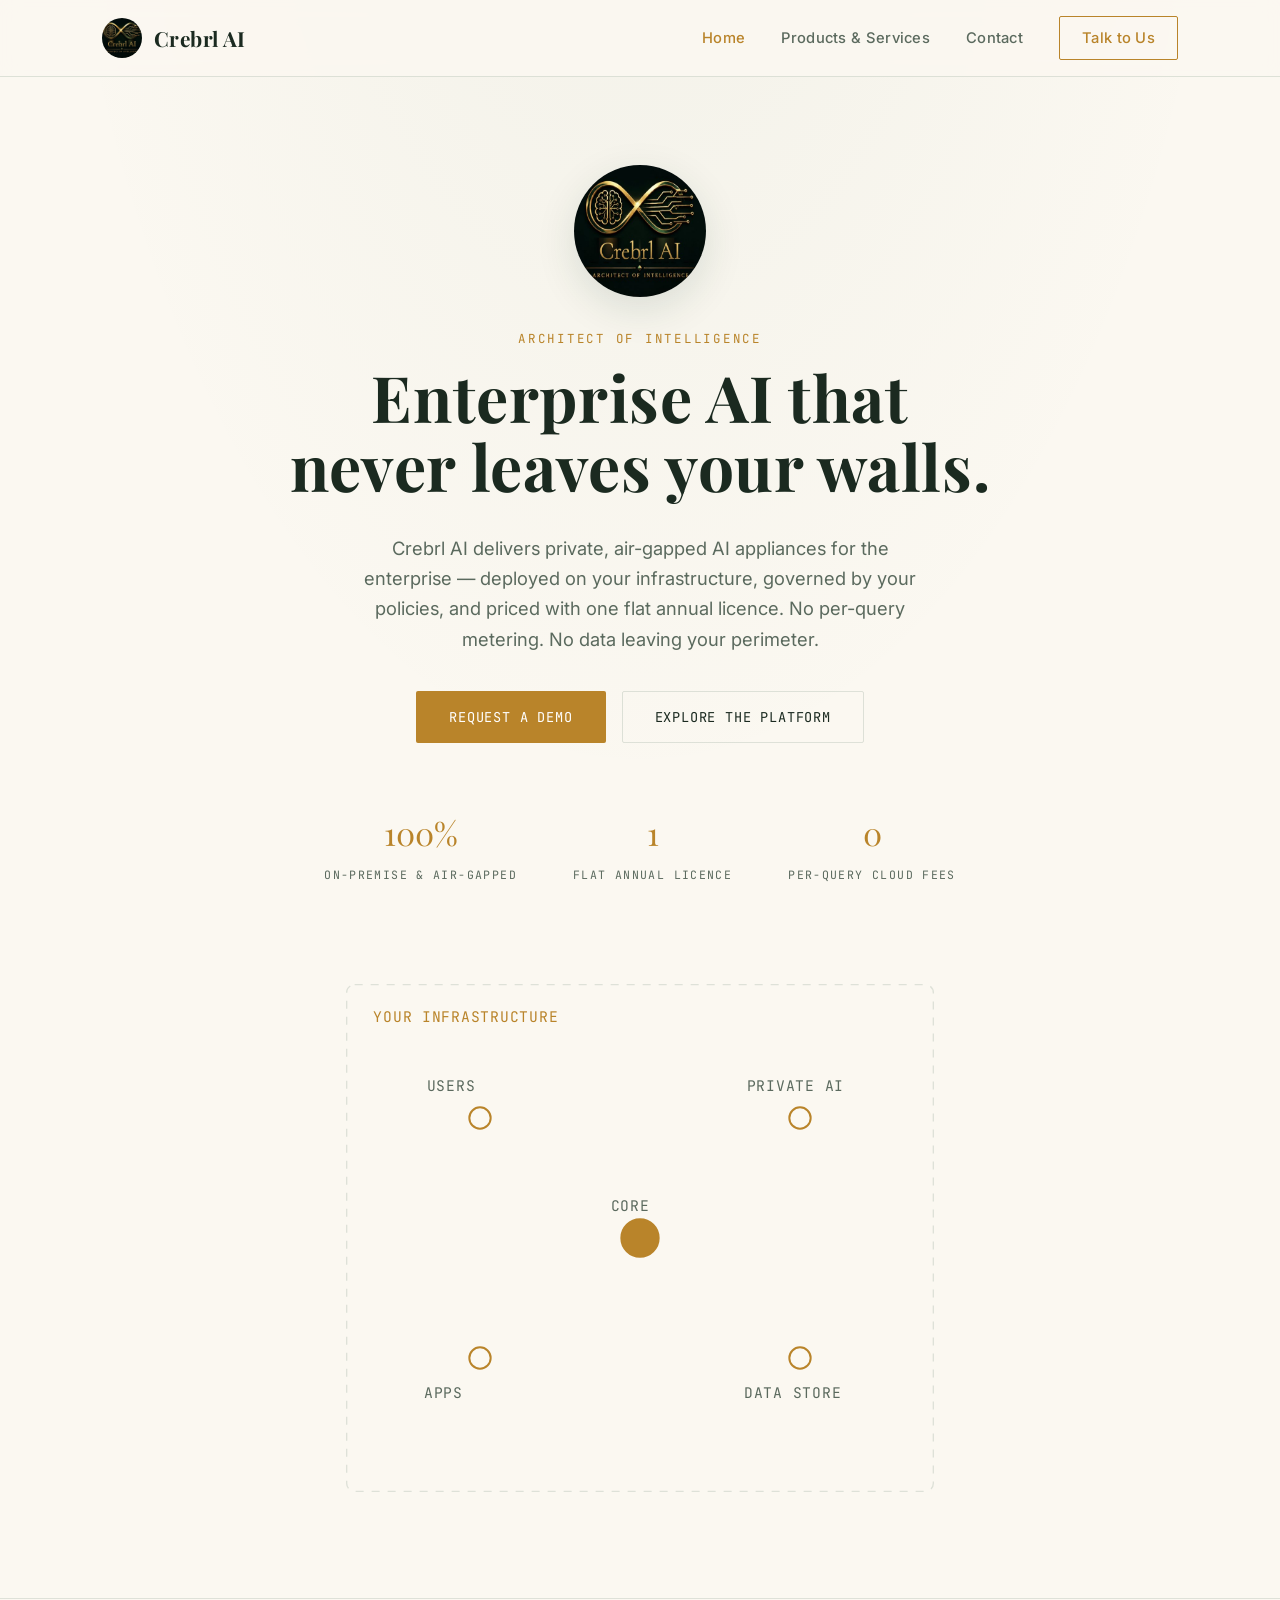
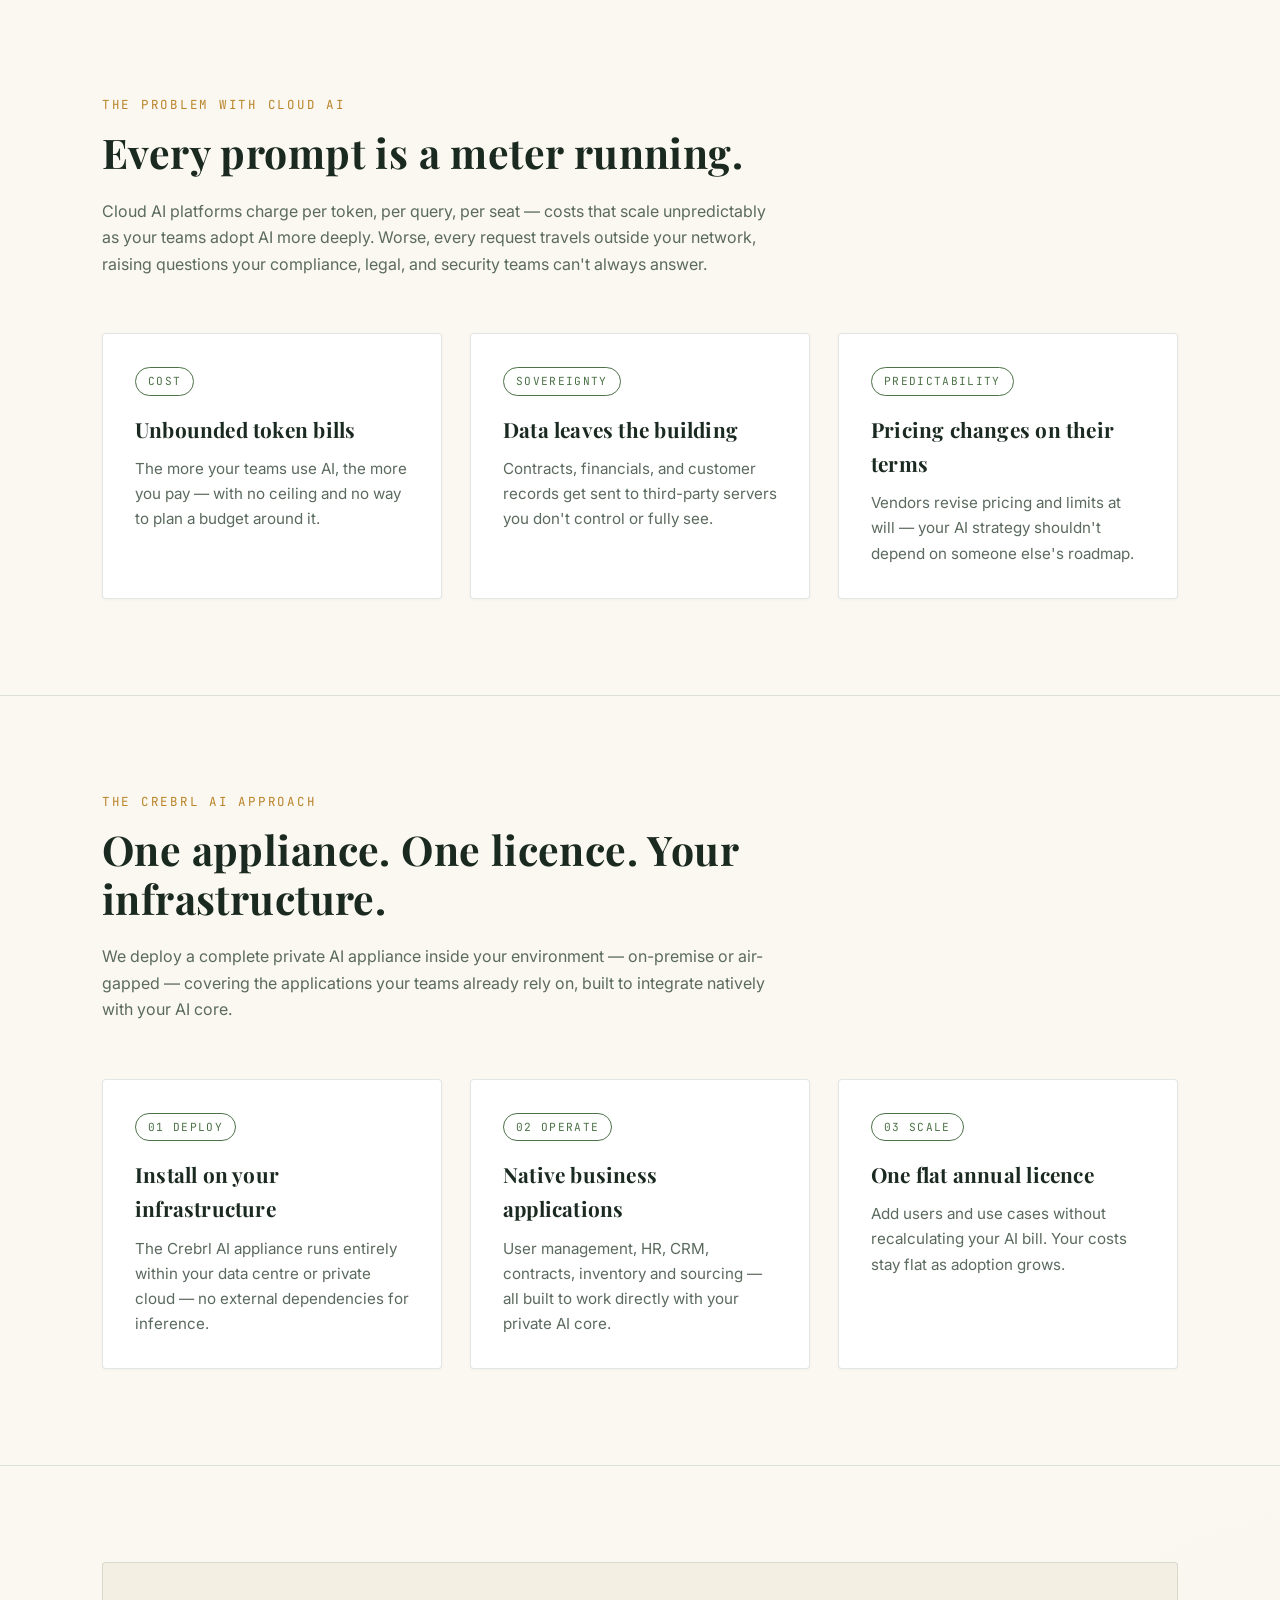
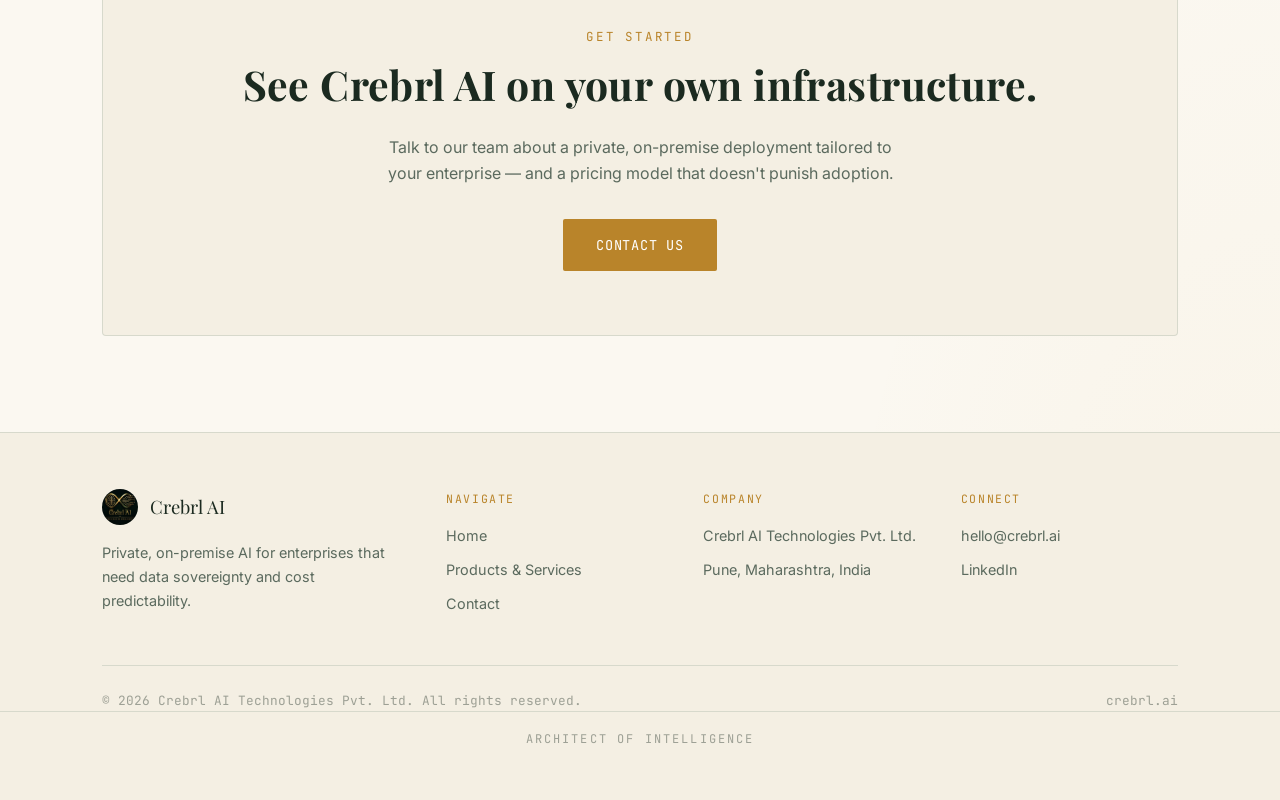
<file: index.html>
<!DOCTYPE html>
<html lang="en">
<head>
  <meta charset="UTF-8">
  <meta name="viewport" content="width=device-width, initial-scale=1.0">
  <title>Crebrl AI — Private, On-Premise Enterprise AI</title>
  <meta name="description" content="Crebrl AI builds air-gapped, on-premise AI for enterprises — one flat annual licence, no per-query cloud costs, full data sovereignty.">
  <link rel="icon" href="images/CrebrlAI_Logo.png" type="image/png">
  <link rel="preconnect" href="https://fonts.googleapis.com">
  <link rel="preconnect" href="https://fonts.gstatic.com" crossorigin>
  <link href="https://fonts.googleapis.com/css2?family=Playfair+Display:wght@600;700&family=Inter:wght@400;500;600&family=JetBrains+Mono:wght@400;500&display=swap" rel="stylesheet">
  <link rel="stylesheet" href="styles.css">
</head>
<body>

  <header>
    <div class="nav-wrap">
      <a href="index.html" class="brand">
        <img src="images/CrebrlAI_Logo.png" alt="Crebrl AI logo">
        Crebrl AI
      </a>
      <button class="menu-toggle" id="menuToggle" aria-label="Toggle menu">Menu</button>
      <nav class="links" id="navLinks">
        <a href="index.html" class="active">Home</a>
        <a href="products.html">Products &amp; Services</a>
        <a href="contact.html">Contact</a>
        <a href="contact.html" class="nav-cta">Talk to Us</a>
      </nav>
    </div>
  </header>

  <!-- HERO -->
  <section class="hero">
    <div class="container">
      <img src="images/CrebrlAI_Logo.png" alt="Crebrl AI logo" class="hero-logo">
      <div class="hero-copy">
        <span class="eyebrow">Architect of Intelligence</span>
        <h1>Enterprise AI that never leaves your walls.</h1>
        <p class="lead">
          Crebrl AI delivers private, air-gapped AI appliances for the enterprise —
          deployed on your infrastructure, governed by your policies, and priced
          with one flat annual licence. No per-query metering. No data leaving
          your perimeter.
        </p>
        <div class="hero-ctas">
          <a href="contact.html" class="btn btn-primary">Request a Demo</a>
          <a href="products.html" class="btn btn-outline">Explore the Platform</a>
        </div>
        <div class="hero-stats">
          <div class="hero-stat">
            <span class="num">100%</span>
            <span class="label">On-Premise &amp; Air-Gapped</span>
          </div>
          <div class="hero-stat">
            <span class="num">1</span>
            <span class="label">Flat Annual Licence</span>
          </div>
          <div class="hero-stat">
            <span class="num">0</span>
            <span class="label">Per-Query Cloud Fees</span>
          </div>
        </div>
      </div>

      <div class="hero-visual">
        <!-- Signature element: closed-loop circuit diagram -->
        <svg class="loop-diagram" viewBox="0 0 480 420" xmlns="http://www.w3.org/2000/svg" role="img" aria-label="Diagram showing data flowing in a closed loop entirely within an enterprise boundary">
          <rect class="boundary" x="20" y="20" width="440" height="380" rx="6"></rect>
          <text x="40" y="48" class="label-gold">YOUR INFRASTRUCTURE</text>

          <!-- nodes -->
          <circle class="node" cx="120" cy="120" r="8"></circle>
          <circle class="node" cx="360" cy="120" r="8"></circle>
          <circle class="node" cx="360" cy="300" r="8"></circle>
          <circle class="node" cx="120" cy="300" r="8"></circle>
          <circle class="node node-fill" cx="240" cy="210" r="14"></circle>

          <text x="80" y="100" >USERS</text>
          <text x="320" y="100">PRIVATE AI</text>
          <text x="318" y="330">DATA STORE</text>
          <text x="78" y="330">APPS</text>
          <text x="218" y="190">CORE</text>

          <!-- closed loop trace -->
          <path class="trace" d="M120,120 L360,120 L360,300 L120,300 L120,120 M120,120 L240,210 M360,120 L240,210 M360,300 L240,210 M120,300 L240,210"></path>
          <path class="trace trace-2" d="M120,300 L360,300 L360,120 L120,120 L120,300"></path>
        </svg>
      </div>
    </div>
  </section>

  <!-- THE PROBLEM / NARRATIVE -->
  <section>
    <div class="container">
      <div class="section-head">
        <span class="eyebrow">The Problem With Cloud AI</span>
        <h2>Every prompt is a meter running.</h2>
        <p>
          Cloud AI platforms charge per token, per query, per seat — costs that
          scale unpredictably as your teams adopt AI more deeply. Worse, every
          request travels outside your network, raising questions your
          compliance, legal, and security teams can't always answer.
        </p>
      </div>

      <div class="grid-3">
        <div class="card">
          <span class="tag">Cost</span>
          <h3>Unbounded token bills</h3>
          <p>The more your teams use AI, the more you pay — with no ceiling and no way to plan a budget around it.</p>
        </div>
        <div class="card">
          <span class="tag">Sovereignty</span>
          <h3>Data leaves the building</h3>
          <p>Contracts, financials, and customer records get sent to third-party servers you don't control or fully see.</p>
        </div>
        <div class="card">
          <span class="tag">Predictability</span>
          <h3>Pricing changes on their terms</h3>
          <p>Vendors revise pricing and limits at will — your AI strategy shouldn't depend on someone else's roadmap.</p>
        </div>
      </div>
    </div>
  </section>

  <!-- HOW WE'RE DIFFERENT -->
  <section>
    <div class="container">
      <div class="section-head">
        <span class="eyebrow">The Crebrl AI Approach</span>
        <h2>One appliance. One licence. Your infrastructure.</h2>
        <p>
          We deploy a complete private AI appliance inside your environment —
          on-premise or air-gapped — covering the applications your teams
          already rely on, built to integrate natively with your AI core.
        </p>
      </div>

      <div class="grid-3">
        <div class="card">
          <span class="tag">01 Deploy</span>
          <h3>Install on your infrastructure</h3>
          <p>The Crebrl AI appliance runs entirely within your data centre or private cloud — no external dependencies for inference.</p>
        </div>
        <div class="card">
          <span class="tag">02 Operate</span>
          <h3>Native business applications</h3>
          <p>User management, HR, CRM, contracts, inventory and sourcing — all built to work directly with your private AI core.</p>
        </div>
        <div class="card">
          <span class="tag">03 Scale</span>
          <h3>One flat annual licence</h3>
          <p>Add users and use cases without recalculating your AI bill. Your costs stay flat as adoption grows.</p>
        </div>
      </div>
    </div>
  </section>

  <!-- CTA BAND -->
  <section>
    <div class="container">
      <div class="cta-band">
        <span class="eyebrow">Get Started</span>
        <h2>See Crebrl AI on your own infrastructure.</h2>
        <p>
          Talk to our team about a private, on-premise deployment tailored to
          your enterprise — and a pricing model that doesn't punish adoption.
        </p>
        <a href="contact.html" class="btn btn-primary">Contact Us</a>
      </div>
    </div>
  </section>

  <footer>
    <div class="container">
      <div class="footer-grid">
        <div class="footer-col">
          <div class="footer-brand">
            <img src="images/CrebrlAI_Logo.png" alt="Crebrl AI logo">
            <span>Crebrl AI</span>
          </div>
          <p>Private, on-premise AI for enterprises that need data sovereignty and cost predictability.</p>
        </div>
        <div class="footer-col">
          <h4>Navigate</h4>
          <a href="index.html">Home</a>
          <a href="products.html">Products &amp; Services</a>
          <a href="contact.html">Contact</a>
        </div>
        <div class="footer-col">
          <h4>Company</h4>
          <p>Crebrl AI Technologies Pvt. Ltd.</p>
          <p>Pune, Maharashtra, India</p>
        </div>
        <div class="footer-col">
          <h4>Connect</h4>
          <a href="mailto:hello@crebrl.ai">hello@crebrl.ai</a>
          <a href="https://www.linkedin.com/in/agrawalbharat3785" target="_blank" rel="noopener">LinkedIn</a>
        </div>
      </div>
      <div class="footer-bottom">
        <span>© 2026 Crebrl AI Technologies Pvt. Ltd. All rights reserved.</span>
        <span>crebrl.ai</span>
      </div>
    </div>
    <div class="tagline-strip">Architect of Intelligence</div>
  </footer>

  <script src="script.js"></script>
</body>
</html>
</file>
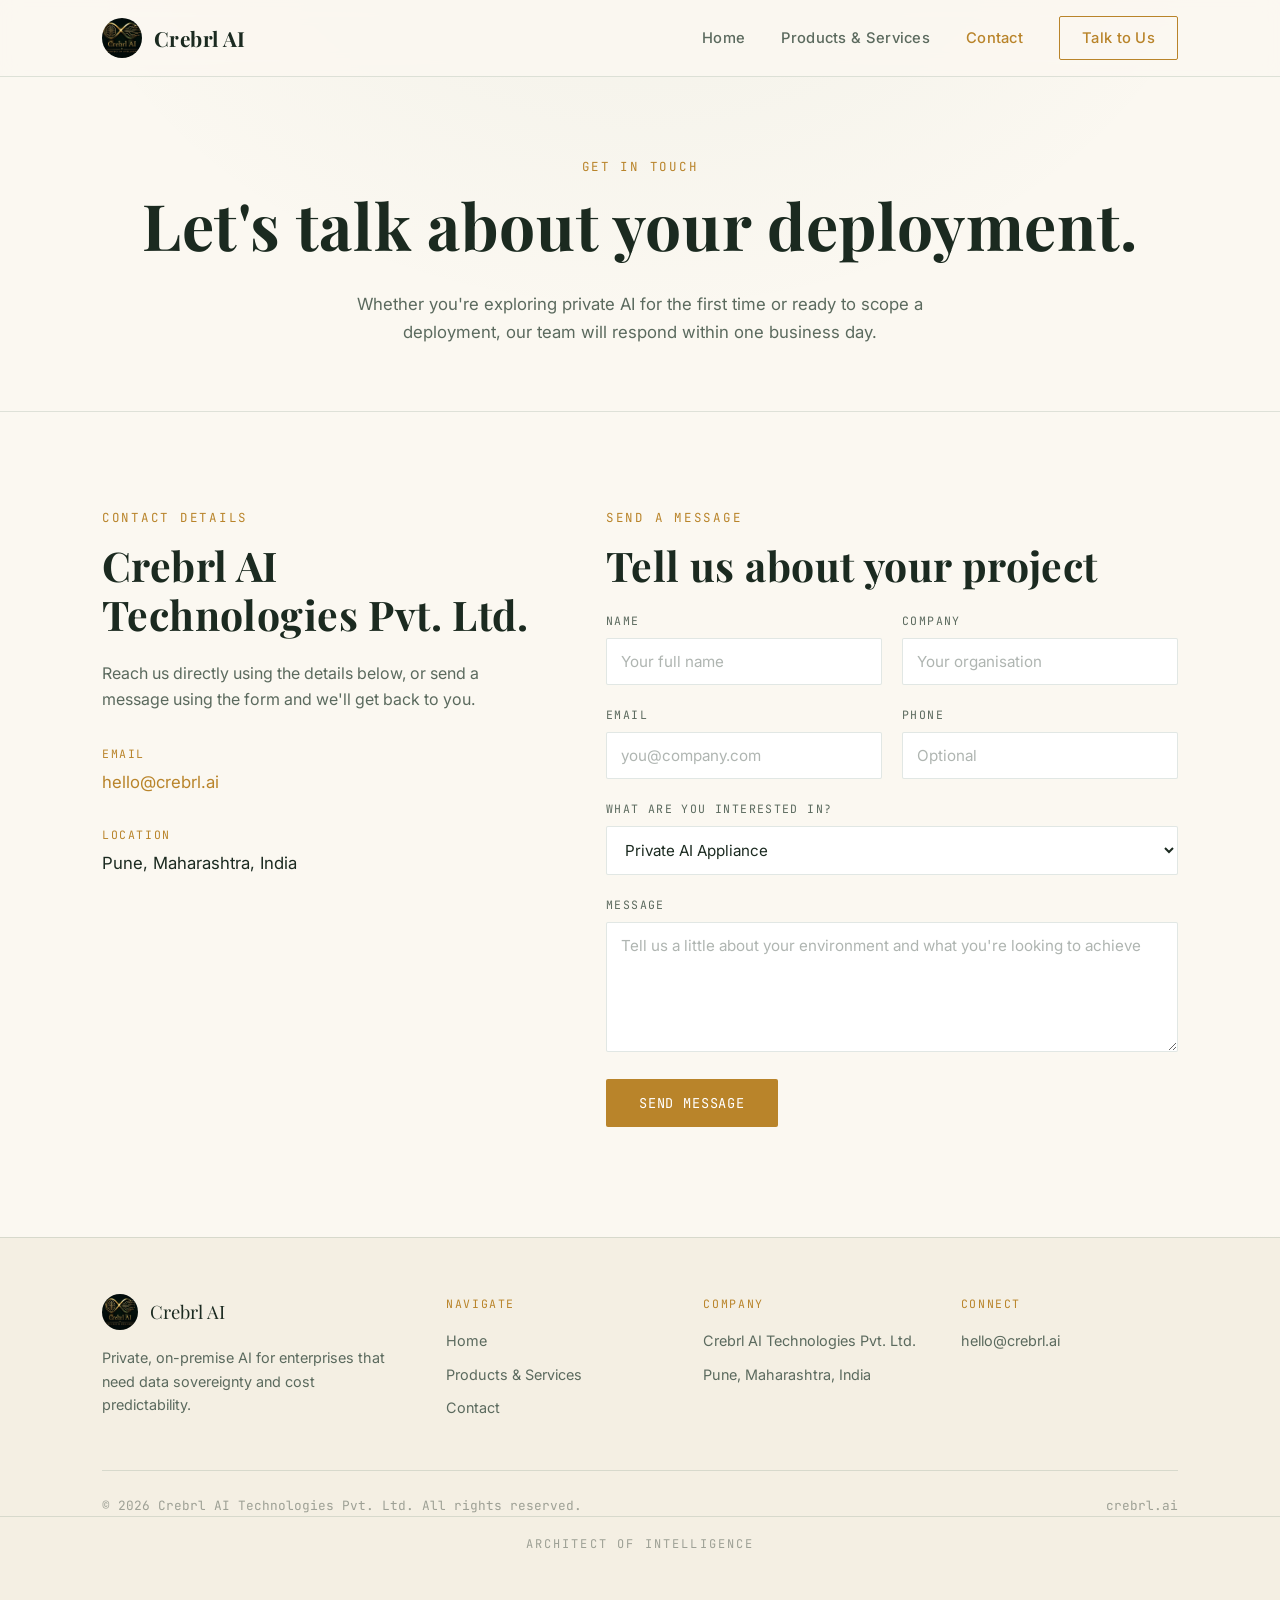
<file: contact.html>
<!DOCTYPE html>
<html lang="en">
<head>
  <meta charset="UTF-8">
  <meta name="viewport" content="width=device-width, initial-scale=1.0">
  <title>Contact — Crebrl AI</title>
  <meta name="description" content="Get in touch with Crebrl AI to discuss a private, on-premise AI deployment for your enterprise.">
  <link rel="icon" href="images/CrebrlAI_Logo.png" type="image/png">
  <link rel="preconnect" href="https://fonts.googleapis.com">
  <link rel="preconnect" href="https://fonts.gstatic.com" crossorigin>
  <link href="https://fonts.googleapis.com/css2?family=Playfair+Display:wght@600;700&family=Inter:wght@400;500;600&family=JetBrains+Mono:wght@400;500&display=swap" rel="stylesheet">
  <link rel="stylesheet" href="styles.css">
</head>
<body>

  <header>
    <div class="nav-wrap">
      <a href="index.html" class="brand">
        <img src="images/CrebrlAI_Logo.png" alt="Crebrl AI logo">
        Crebrl AI
      </a>
      <button class="menu-toggle" id="menuToggle" aria-label="Toggle menu">Menu</button>
      <nav class="links" id="navLinks">
        <a href="index.html">Home</a>
        <a href="products.html">Products &amp; Services</a>
        <a href="contact.html" class="active">Contact</a>
        <a href="contact.html" class="nav-cta">Talk to Us</a>
      </nav>
    </div>
  </header>

  <section class="page-hero">
    <div class="container">
      <span class="eyebrow">Get In Touch</span>
      <h1>Let's talk about your deployment.</h1>
      <p>
        Whether you're exploring private AI for the first time or ready to
        scope a deployment, our team will respond within one business day.
      </p>
    </div>
  </section>

  <section>
    <div class="container contact-grid">
      <div class="contact-info">
        <span class="eyebrow">Contact Details</span>
        <h2>Crebrl AI Technologies Pvt. Ltd.</h2>
        <p>
          Reach us directly using the details below, or send a message using
          the form and we'll get back to you.
        </p>

        <div class="info-list">
          <div class="info-item">
            <span class="label">Email</span>
            <span class="value"><a href="mailto:hello@crebrl.ai">hello@crebrl.ai</a></span>
          </div>
          <div class="info-item">
            <span class="label">Location</span>
            <span class="value">Pune, Maharashtra, India</span>
          </div>
          
        </div>
      </div>

      <div class="contact-form">
        <span class="eyebrow">Send a Message</span>
        <h2>Tell us about your project</h2>

        <!--
          FORM SETUP NOTE (remove this comment once configured):
          This form uses Formspree (https://formspree.io) — a free service
          that emails form submissions to you without needing a backend.
          Replace YOUR_FORM_ID below with the ID Formspree gives you after
          you sign up and verify hello@crebrl.ai. Step-by-step instructions
          are in the setup guide provided alongside this site.
        -->
        <form id="contactForm" action="https://formspree.io/f/mzdqkkpy" method="POST">
          <div class="form-row">
            <div>
              <label for="name">Name</label>
              <input type="text" id="name" name="name" placeholder="Your full name" required>
            </div>
            <div>
              <label for="company">Company</label>
              <input type="text" id="company" name="company" placeholder="Your organisation">
            </div>
          </div>

          <div class="form-row">
            <div>
              <label for="email">Email</label>
              <input type="email" id="email" name="email" placeholder="you@company.com" required>
            </div>
            <div>
              <label for="phone">Phone</label>
              <input type="tel" id="phone" name="phone" placeholder="Optional">
            </div>
          </div>

          <div>
            <label for="interest">What are you interested in?</label>
            <select id="interest" name="interest">
              <option value="Private AI Appliance">Private AI Appliance</option>
              <option value="HRMS">HRMS</option>
              <option value="CRM">CRM</option>
              <option value="CLM">Contract Lifecycle Management</option>
              <option value="Inventory & Sourcing">Inventory &amp; Sourcing</option>
              <option value="General Enquiry">General Enquiry</option>
            </select>
          </div>

          <div>
            <label for="message">Message</label>
            <textarea id="message" name="message" placeholder="Tell us a little about your environment and what you're looking to achieve" required></textarea>
          </div>

          <!-- Honeypot field to reduce spam -->
          <input type="text" name="_gotcha" style="display:none" tabindex="-1" autocomplete="off">

          <div>
            <button type="submit" class="btn btn-primary">Send Message</button>
            <p class="form-note" id="form-status" style="margin-top:14px;"></p>
          </div>
        </form>
      </div>
    </div>
  </section>

  <footer>
    <div class="container">
      <div class="footer-grid">
        <div class="footer-col">
          <div class="footer-brand">
            <img src="images/CrebrlAI_Logo.png" alt="Crebrl AI logo">
            <span>Crebrl AI</span>
          </div>
          <p>Private, on-premise AI for enterprises that need data sovereignty and cost predictability.</p>
        </div>
        <div class="footer-col">
          <h4>Navigate</h4>
          <a href="index.html">Home</a>
          <a href="products.html">Products &amp; Services</a>
          <a href="contact.html">Contact</a>
        </div>
        <div class="footer-col">
          <h4>Company</h4>
          <p>Crebrl AI Technologies Pvt. Ltd.</p>
          <p>Pune, Maharashtra, India</p>
        </div>
        <div class="footer-col">
          <h4>Connect</h4>
          <a href="mailto:hello@crebrl.ai">hello@crebrl.ai</a>
         
        </div>
      </div>
      <div class="footer-bottom">
        <span>© 2026 Crebrl AI Technologies Pvt. Ltd. All rights reserved.</span>
        <span>crebrl.ai</span>
      </div>
    </div>
    <div class="tagline-strip">Architect of Intelligence</div>
  </footer>

  <script src="script.js"></script>
</body>
</html>
</file>
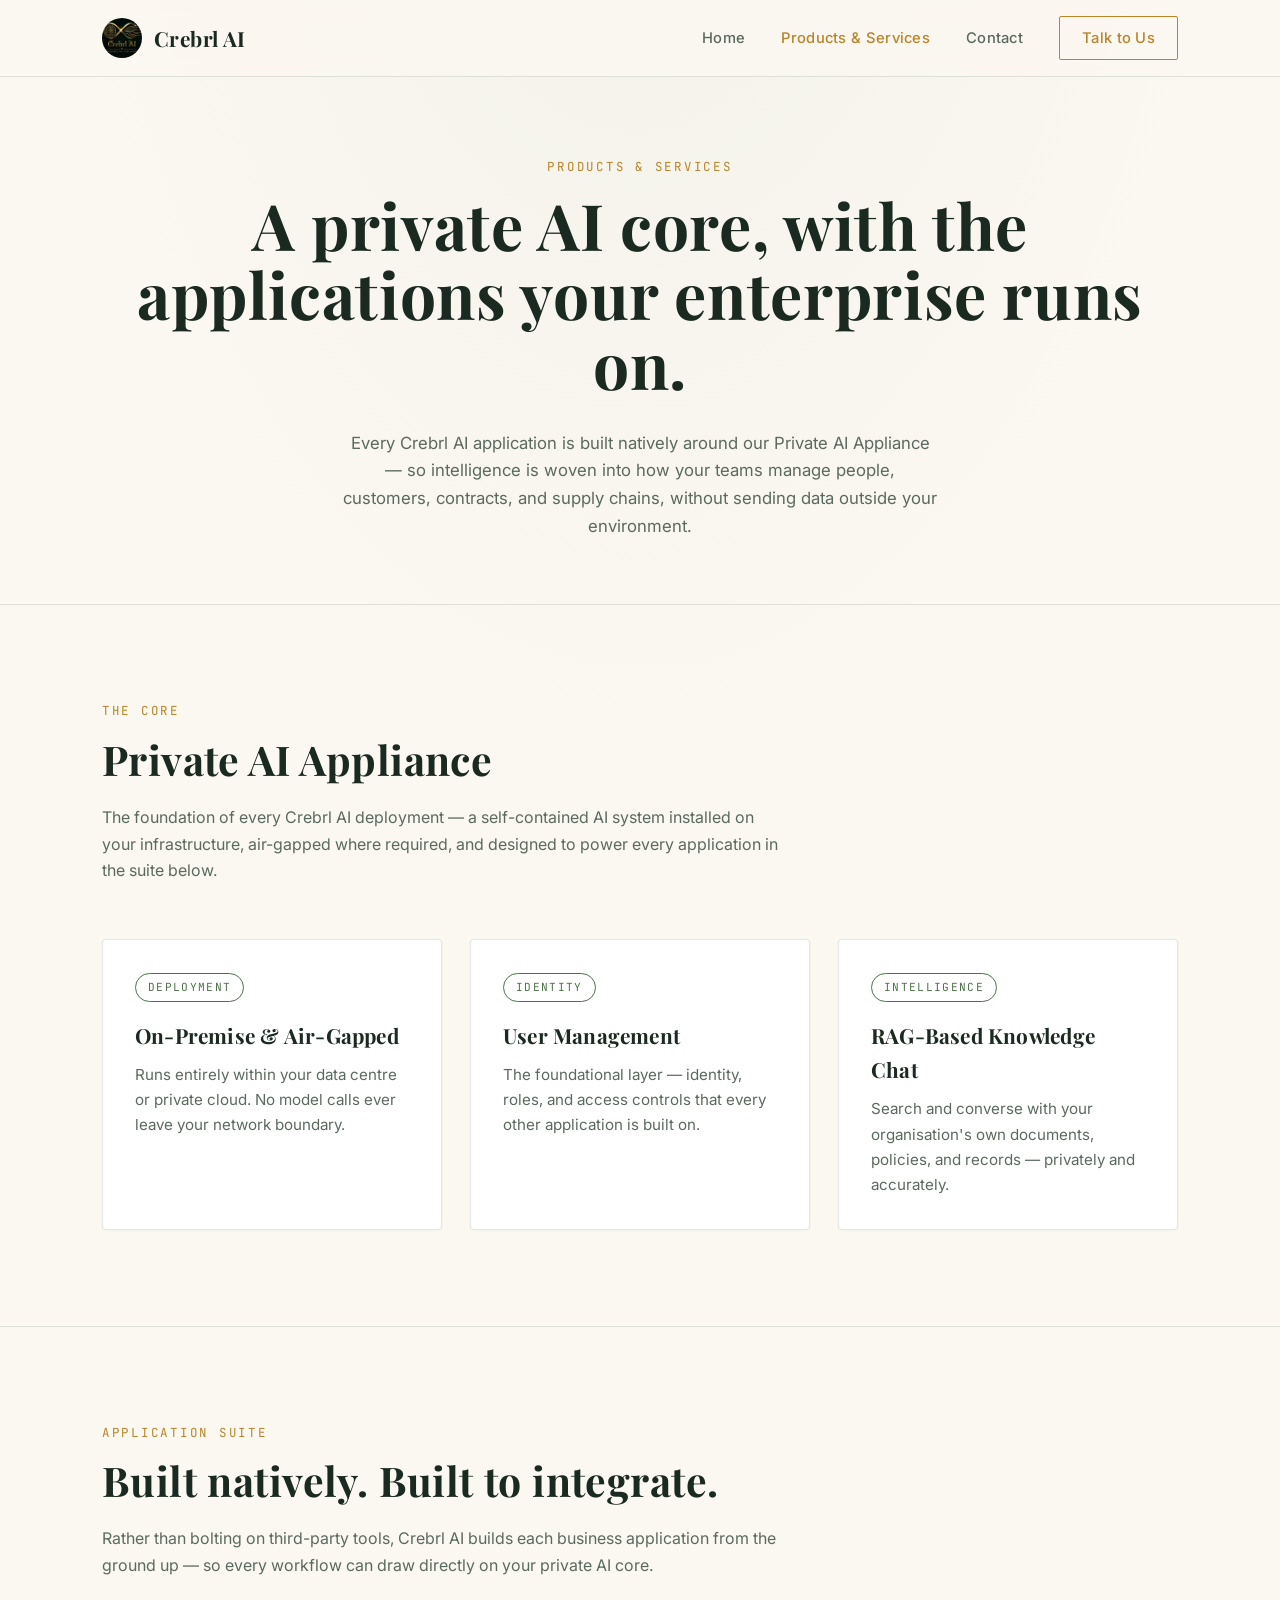
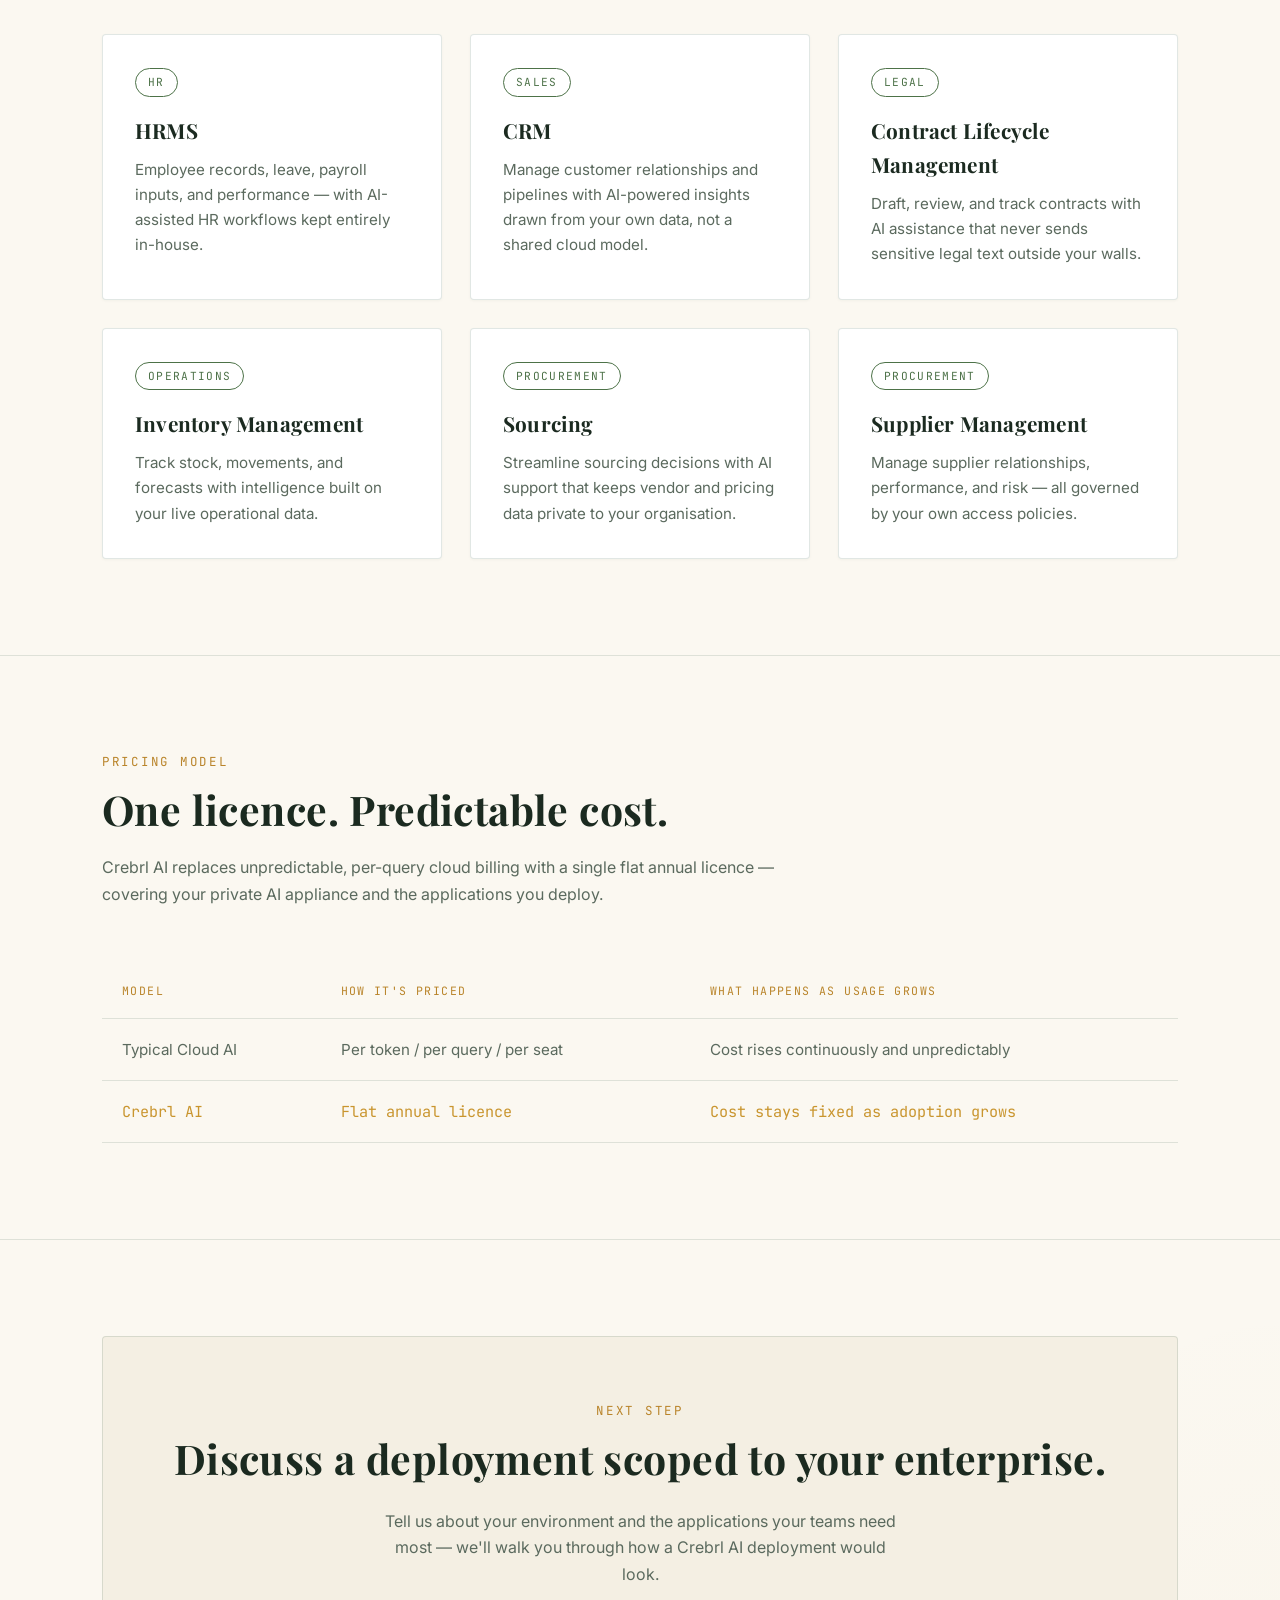
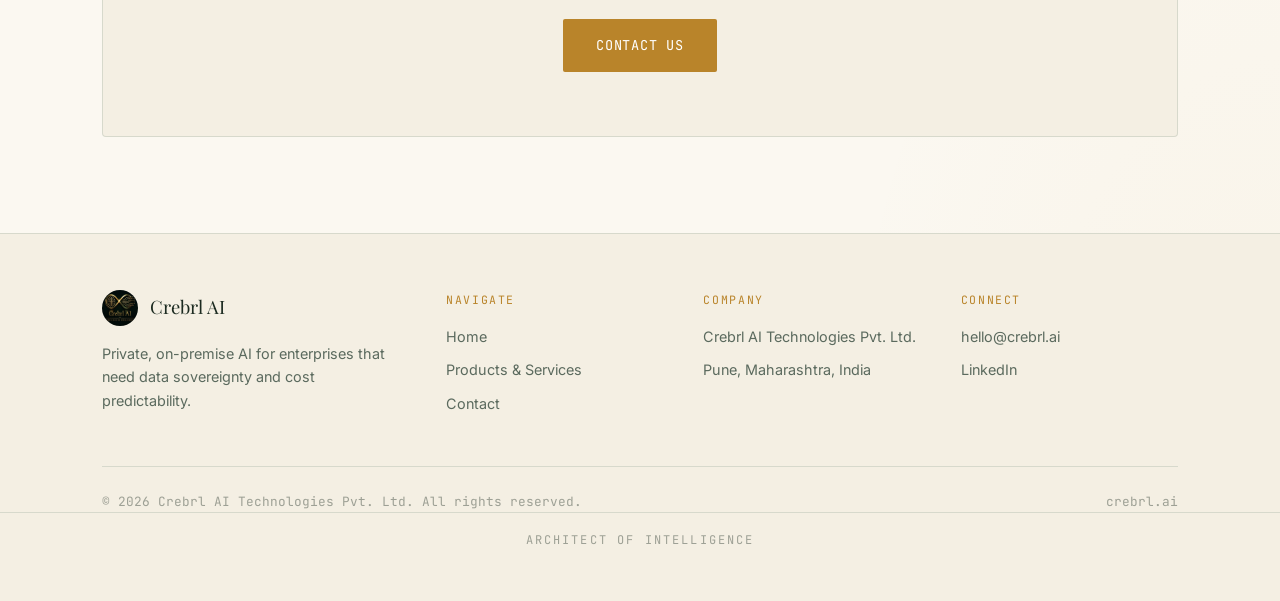
<file: products.html>
<!DOCTYPE html>
<html lang="en">
<head>
  <meta charset="UTF-8">
  <meta name="viewport" content="width=device-width, initial-scale=1.0">
  <title>Products &amp; Services — Crebrl AI</title>
  <meta name="description" content="Crebrl AI's private AI appliance and native enterprise applications: user management, HRMS, CRM, CLM, inventory and sourcing.">
  <link rel="icon" href="images/CrebrlAI_Logo.png" type="image/png">
  <link rel="preconnect" href="https://fonts.googleapis.com">
  <link rel="preconnect" href="https://fonts.gstatic.com" crossorigin>
  <link href="https://fonts.googleapis.com/css2?family=Playfair+Display:wght@600;700&family=Inter:wght@400;500;600&family=JetBrains+Mono:wght@400;500&display=swap" rel="stylesheet">
  <link rel="stylesheet" href="styles.css">
</head>
<body>

  <header>
    <div class="nav-wrap">
      <a href="index.html" class="brand">
        <img src="images/CrebrlAI_Logo.png" alt="Crebrl AI logo">
        Crebrl AI
      </a>
      <button class="menu-toggle" id="menuToggle" aria-label="Toggle menu">Menu</button>
      <nav class="links" id="navLinks">
        <a href="index.html">Home</a>
        <a href="products.html" class="active">Products &amp; Services</a>
        <a href="contact.html">Contact</a>
        <a href="contact.html" class="nav-cta">Talk to Us</a>
      </nav>
    </div>
  </header>

  <section class="page-hero">
    <div class="container">
      <span class="eyebrow">Products &amp; Services</span>
      <h1>A private AI core, with the applications your enterprise runs on.</h1>
      <p>
        Every Crebrl AI application is built natively around our Private AI
        Appliance — so intelligence is woven into how your teams manage people,
        customers, contracts, and supply chains, without sending data outside
        your environment.
      </p>
    </div>
  </section>

  <!-- CORE PLATFORM -->
  <section>
    <div class="container">
      <div class="section-head">
        <span class="eyebrow">The Core</span>
        <h2>Private AI Appliance</h2>
        <p>
          The foundation of every Crebrl AI deployment — a self-contained AI
          system installed on your infrastructure, air-gapped where required,
          and designed to power every application in the suite below.
        </p>
      </div>

      <div class="grid-3">
        <div class="card">
          <span class="tag">Deployment</span>
          <h3>On-Premise &amp; Air-Gapped</h3>
          <p>Runs entirely within your data centre or private cloud. No model calls ever leave your network boundary.</p>
        </div>
        <div class="card">
          <span class="tag">Identity</span>
          <h3>User Management</h3>
          <p>The foundational layer — identity, roles, and access controls that every other application is built on.</p>
        </div>
        <div class="card">
          <span class="tag">Intelligence</span>
          <h3>RAG-Based Knowledge Chat</h3>
          <p>Search and converse with your organisation's own documents, policies, and records — privately and accurately.</p>
        </div>
      </div>
    </div>
  </section>

  <!-- APPLICATION SUITE -->
  <section>
    <div class="container">
      <div class="section-head">
        <span class="eyebrow">Application Suite</span>
        <h2>Built natively. Built to integrate.</h2>
        <p>
          Rather than bolting on third-party tools, Crebrl AI builds each
          business application from the ground up — so every workflow can draw
          directly on your private AI core.
        </p>
      </div>

      <div class="grid-3">
        <div class="card">
          <span class="tag">HR</span>
          <h3>HRMS</h3>
          <p>Employee records, leave, payroll inputs, and performance — with AI-assisted HR workflows kept entirely in-house.</p>
        </div>
        <div class="card">
          <span class="tag">Sales</span>
          <h3>CRM</h3>
          <p>Manage customer relationships and pipelines with AI-powered insights drawn from your own data, not a shared cloud model.</p>
        </div>
        <div class="card">
          <span class="tag">Legal</span>
          <h3>Contract Lifecycle Management</h3>
          <p>Draft, review, and track contracts with AI assistance that never sends sensitive legal text outside your walls.</p>
        </div>
        <div class="card">
          <span class="tag">Operations</span>
          <h3>Inventory Management</h3>
          <p>Track stock, movements, and forecasts with intelligence built on your live operational data.</p>
        </div>
        <div class="card">
          <span class="tag">Procurement</span>
          <h3>Sourcing</h3>
          <p>Streamline sourcing decisions with AI support that keeps vendor and pricing data private to your organisation.</p>
        </div>
        <div class="card">
          <span class="tag">Procurement</span>
          <h3>Supplier Management</h3>
          <p>Manage supplier relationships, performance, and risk — all governed by your own access policies.</p>
        </div>
      </div>
    </div>
  </section>

  <!-- PRICING MODEL -->
  <section>
    <div class="container">
      <div class="section-head">
        <span class="eyebrow">Pricing Model</span>
        <h2>One licence. Predictable cost.</h2>
        <p>
          Crebrl AI replaces unpredictable, per-query cloud billing with a
          single flat annual licence — covering your private AI appliance and
          the applications you deploy.
        </p>
      </div>

      <table class="model-table">
        <thead>
          <tr>
            <th>Model</th>
            <th>How it's priced</th>
            <th>What happens as usage grows</th>
          </tr>
        </thead>
        <tbody>
          <tr>
            <td>Typical Cloud AI</td>
            <td>Per token / per query / per seat</td>
            <td>Cost rises continuously and unpredictably</td>
          </tr>
          <tr>
            <td class="highlight">Crebrl AI</td>
            <td class="highlight">Flat annual licence</td>
            <td class="highlight">Cost stays fixed as adoption grows</td>
          </tr>
        </tbody>
      </table>
    </div>
  </section>

  <!-- CTA -->
  <section>
    <div class="container">
      <div class="cta-band">
        <span class="eyebrow">Next Step</span>
        <h2>Discuss a deployment scoped to your enterprise.</h2>
        <p>
          Tell us about your environment and the applications your teams need
          most — we'll walk you through how a Crebrl AI deployment would look.
        </p>
        <a href="contact.html" class="btn btn-primary">Contact Us</a>
      </div>
    </div>
  </section>

  <footer>
    <div class="container">
      <div class="footer-grid">
        <div class="footer-col">
          <div class="footer-brand">
            <img src="images/CrebrlAI_Logo.png" alt="Crebrl AI logo">
            <span>Crebrl AI</span>
          </div>
          <p>Private, on-premise AI for enterprises that need data sovereignty and cost predictability.</p>
        </div>
        <div class="footer-col">
          <h4>Navigate</h4>
          <a href="index.html">Home</a>
          <a href="products.html">Products &amp; Services</a>
          <a href="contact.html">Contact</a>
        </div>
        <div class="footer-col">
          <h4>Company</h4>
          <p>Crebrl AI Technologies Pvt. Ltd.</p>
          <p>Pune, Maharashtra, India</p>
        </div>
        <div class="footer-col">
          <h4>Connect</h4>
          <a href="mailto:hello@crebrl.ai">hello@crebrl.ai</a>
          <a href="https://www.linkedin.com/in/agrawalbharat3785" target="_blank" rel="noopener">LinkedIn</a>
        </div>
      </div>
      <div class="footer-bottom">
        <span>© 2026 Crebrl AI Technologies Pvt. Ltd. All rights reserved.</span>
        <span>crebrl.ai</span>
      </div>
    </div>
    <div class="tagline-strip">Architect of Intelligence</div>
  </footer>

  <script src="script.js"></script>
</body>
</html>
</file>
<file: styles.css>
/* ===========================
   Crebrl AI — Shared Styles
   =========================== */

:root {
  --bg-deep: #FBF8F1;
  --bg-panel: #FFFFFF;
  --bg-panel-soft: #F4EFE3;
  --gold: #B9842A;
  --gold-bright: #C9952E;
  --emerald: #4D7248;
  --ink: #1B2A20;
  --cream: #1B2A20;
  --cream-soft: #5B6A5E;
  --line: rgba(15, 61, 38, 0.12);

  --font-display: 'Playfair Display', Georgia, serif;
  --font-body: 'Inter', -apple-system, sans-serif;
  --font-mono: 'JetBrains Mono', monospace;

  --container: 1140px;
}

* { box-sizing: border-box; }

html { scroll-behavior: smooth; }

body {
  margin: 0;
  background: var(--bg-deep);
  background-image:
    radial-gradient(ellipse 80% 50% at 50% -10%, rgba(77, 114, 72, 0.06), transparent 60%),
    radial-gradient(ellipse 60% 40% at 100% 100%, rgba(201, 149, 46, 0.05), transparent 60%);
  color: var(--cream-soft);
  font-family: var(--font-body);
  font-size: 16px;
  line-height: 1.65;
  -webkit-font-smoothing: antialiased;
}

a { color: var(--gold); text-decoration: none; transition: color 0.2s ease; }
a:hover { color: var(--emerald); }

h1, h2, h3, h4 {
  font-family: var(--font-display);
  color: var(--ink);
  margin: 0 0 0.5em 0;
  font-weight: 700;
  letter-spacing: 0.01em;
}

h1 { font-size: clamp(2.4rem, 5vw, 4.2rem); line-height: 1.08; }
h2 { font-size: clamp(1.8rem, 3.2vw, 2.6rem); line-height: 1.2; }
h3 { font-size: 1.3rem; }

p { margin: 0 0 1em 0; }

.eyebrow {
  font-family: var(--font-mono);
  font-size: 0.78rem;
  letter-spacing: 0.22em;
  text-transform: uppercase;
  color: var(--gold);
  margin-bottom: 1em;
  display: block;
}

.container {
  max-width: var(--container);
  margin: 0 auto;
  padding: 0 32px;
}

/* ---------- Header / Nav ---------- */

header {
  position: sticky;
  top: 0;
  z-index: 100;
  background: rgba(251, 248, 241, 0.88);
  backdrop-filter: blur(10px);
  border-bottom: 1px solid var(--line);
}

.nav-wrap {
  max-width: var(--container);
  margin: 0 auto;
  padding: 16px 32px;
  display: flex;
  align-items: center;
  justify-content: space-between;
}

.brand {
  display: flex;
  align-items: center;
  gap: 12px;
  color: var(--ink);
  font-family: var(--font-display);
  font-size: 1.3rem;
  font-weight: 700;
  letter-spacing: 0.02em;
}

.brand img {
  height: 40px;
  width: 40px;
  object-fit: cover;
  border-radius: 50%;
}

.brand:hover { color: var(--ink); }

nav.links {
  display: flex;
  gap: 36px;
  align-items: center;
}

nav.links a {
  color: var(--cream-soft);
  font-size: 0.92rem;
  font-weight: 500;
  letter-spacing: 0.02em;
}

nav.links a.active { color: var(--gold); }

.nav-cta {
  border: 1px solid var(--gold);
  color: var(--gold) !important;
  padding: 9px 22px;
  border-radius: 2px;
  font-size: 0.85rem;
  letter-spacing: 0.04em;
}

.nav-cta:hover {
  background: var(--gold);
  color: #FFFFFF !important;
}

.menu-toggle {
  display: none;
  background: none;
  border: 1px solid var(--line);
  color: var(--ink);
  padding: 8px 12px;
  border-radius: 2px;
  cursor: pointer;
  font-family: var(--font-mono);
  font-size: 0.85rem;
}

/* ---------- Buttons ---------- */

.btn {
  display: inline-block;
  font-family: var(--font-mono);
  font-size: 0.85rem;
  letter-spacing: 0.06em;
  text-transform: uppercase;
  padding: 14px 32px;
  border-radius: 2px;
  transition: all 0.2s ease;
  border: 1px solid transparent;
}

.btn-primary {
  background: var(--gold);
  color: #FFFFFF !important;
}
.btn-primary:hover {
  background: #A6741F;
  transform: translateY(-1px);
}

.btn-outline {
  border-color: var(--line);
  color: var(--ink) !important;
}
.btn-outline:hover {
  border-color: var(--gold);
  color: var(--gold) !important;
}

/* ---------- Sections ---------- */

section {
  padding: 96px 0;
  border-bottom: 1px solid var(--line);
}

section:last-of-type { border-bottom: none; }

.section-head {
  max-width: 680px;
  margin-bottom: 56px;
}

.section-head.center {
  margin-left: auto;
  margin-right: auto;
  text-align: center;
}

/* ---------- Hero ---------- */

.hero {
  padding-top: 88px;
  padding-bottom: 80px;
  position: relative;
  overflow: hidden;
  border-bottom: 1px solid var(--line);
  text-align: center;
}

.hero-logo {
  width: 132px;
  height: 132px;
  margin: 0 auto 32px;
  display: block;
  border-radius: 50%;
  box-shadow: 0 12px 40px rgba(15, 61, 38, 0.12);
}

.hero-copy {
  max-width: 720px;
  margin: 0 auto;
}

.hero-copy .eyebrow {
  display: flex;
  justify-content: center;
}

.hero-copy p.lead {
  font-size: 1.15rem;
  color: var(--cream-soft);
  max-width: 560px;
  margin: 1.4em auto 2em auto;
}

.hero-ctas {
  display: flex;
  gap: 16px;
  flex-wrap: wrap;
  justify-content: center;
}

.hero-stats {
  display: flex;
  gap: 56px;
  margin-top: 64px;
  flex-wrap: wrap;
  justify-content: center;
}

.hero-stat .num {
  font-family: var(--font-display);
  font-size: 2rem;
  color: var(--gold);
  display: block;
}

.hero-stat .label {
  font-family: var(--font-mono);
  font-size: 0.72rem;
  letter-spacing: 0.12em;
  text-transform: uppercase;
  color: var(--cream-soft);
}

.hero-visual {
  max-width: 640px;
  margin: 72px auto 0;
}

/* ---------- Loop Diagram (signature element) ---------- */

.loop-diagram {
  width: 100%;
  height: auto;
  display: block;
}

.loop-diagram .boundary {
  fill: none;
  stroke: var(--line);
  stroke-width: 1;
  stroke-dasharray: 6 6;
}

.loop-diagram .trace {
  fill: none;
  stroke: var(--gold);
  stroke-width: 2;
  stroke-linecap: round;
  stroke-dasharray: 1400;
  stroke-dashoffset: 1400;
  animation: draw 5s ease-in-out infinite;
}

.loop-diagram .trace-2 {
  stroke: var(--emerald);
  animation-delay: 0.4s;
}

.loop-diagram .node {
  fill: var(--bg-deep);
  stroke: var(--gold);
  stroke-width: 1.5;
}

.loop-diagram .node-fill {
  fill: var(--gold);
}

.loop-diagram text {
  font-family: var(--font-mono);
  font-size: 11px;
  fill: var(--cream-soft);
  letter-spacing: 0.05em;
}

.loop-diagram .label-gold { fill: var(--gold); }

@keyframes draw {
  0% { stroke-dashoffset: 1400; }
  45%, 55% { stroke-dashoffset: 0; }
  100% { stroke-dashoffset: -1400; }
}

@media (prefers-reduced-motion: reduce) {
  .loop-diagram .trace { animation: none; stroke-dashoffset: 0; }
}

/* ---------- Cards / Grids ---------- */

.grid-3 {
  display: grid;
  grid-template-columns: repeat(3, 1fr);
  gap: 28px;
}

.grid-2 {
  display: grid;
  grid-template-columns: repeat(2, 1fr);
  gap: 28px;
}

.card {
  background: var(--bg-panel);
  border: 1px solid var(--line);
  border-radius: 4px;
  padding: 32px;
  transition: border-color 0.2s ease, transform 0.2s ease, box-shadow 0.2s ease;
  box-shadow: 0 1px 3px rgba(15, 61, 38, 0.04);
}

.card:hover {
  border-color: var(--gold);
  transform: translateY(-2px);
  box-shadow: 0 8px 24px rgba(15, 61, 38, 0.08);
}

.card .icon {
  width: 44px;
  height: 44px;
  margin-bottom: 20px;
  color: var(--gold);
}

.card h3 {
  margin-bottom: 10px;
}

.card p {
  font-size: 0.95rem;
  color: var(--cream-soft);
  margin-bottom: 0;
}

.tag {
  font-family: var(--font-mono);
  font-size: 0.7rem;
  letter-spacing: 0.12em;
  text-transform: uppercase;
  color: var(--emerald);
  border: 1px solid var(--emerald);
  border-radius: 100px;
  padding: 4px 12px;
  display: inline-block;
  margin-bottom: 16px;
}

/* ---------- CTA band ---------- */

.cta-band {
  background: var(--bg-panel-soft);
  border-radius: 4px;
  padding: 64px;
  text-align: center;
  border: 1px solid var(--line);
}

.cta-band h2 { margin-bottom: 0.6em; }

.cta-band p {
  color: var(--cream-soft);
  max-width: 520px;
  margin: 0 auto 2em auto;
}

/* ---------- Forms (contact page) ---------- */

.contact-grid {
  display: grid;
  grid-template-columns: 1fr 1.3fr;
  gap: 64px;
}

.info-list {
  display: flex;
  flex-direction: column;
  gap: 28px;
  margin-top: 32px;
}

.info-item .label {
  font-family: var(--font-mono);
  font-size: 0.72rem;
  letter-spacing: 0.14em;
  text-transform: uppercase;
  color: var(--gold);
  margin-bottom: 6px;
  display: block;
}

.info-item .value {
  color: var(--cream);
  font-size: 1.05rem;
}

form {
  display: flex;
  flex-direction: column;
  gap: 20px;
}

.form-row {
  display: grid;
  grid-template-columns: 1fr 1fr;
  gap: 20px;
}

label {
  font-family: var(--font-mono);
  font-size: 0.72rem;
  letter-spacing: 0.12em;
  text-transform: uppercase;
  color: var(--cream-soft);
  margin-bottom: 8px;
  display: block;
}

input, textarea, select {
  width: 100%;
  background: #FFFFFF;
  border: 1px solid var(--line);
  border-radius: 2px;
  padding: 13px 14px;
  color: var(--ink);
  font-family: var(--font-body);
  font-size: 0.95rem;
  transition: border-color 0.2s ease;
}

input:focus, textarea:focus, select:focus {
  outline: none;
  border-color: var(--gold);
}

textarea { resize: vertical; min-height: 130px; }

::placeholder { color: rgba(27, 42, 32, 0.35); }

.form-note {
  font-size: 0.82rem;
  color: rgba(27, 42, 32, 0.45);
}

#form-status {
  font-family: var(--font-mono);
  font-size: 0.85rem;
}

#form-status.success { color: var(--gold); }
#form-status.error { color: #d98a6a; }

/* ---------- Pricing / model ---------- */

.model-table {
  width: 100%;
  border-collapse: collapse;
  margin-top: 16px;
}

.model-table th, .model-table td {
  text-align: left;
  padding: 18px 20px;
  border-bottom: 1px solid var(--line);
  font-size: 0.95rem;
}

.model-table th {
  font-family: var(--font-mono);
  font-size: 0.72rem;
  letter-spacing: 0.12em;
  text-transform: uppercase;
  color: var(--gold);
  font-weight: 400;
}

.model-table td.highlight {
  color: var(--gold-bright);
  font-family: var(--font-mono);
}

/* ---------- Footer ---------- */

footer {
  padding: 56px 0 32px;
  border-top: 1px solid var(--line);
  background: var(--bg-panel-soft);
}

.footer-grid {
  display: grid;
  grid-template-columns: 1.4fr 1fr 1fr 1fr;
  gap: 40px;
  margin-bottom: 40px;
}

.footer-brand {
  display: flex;
  align-items: center;
  gap: 12px;
  margin-bottom: 16px;
}

.footer-brand img {
  height: 36px;
  width: 36px;
  border-radius: 50%;
}

.footer-brand span {
  font-family: var(--font-display);
  font-size: 1.15rem;
  color: var(--ink);
}

.footer-col h4 {
  font-family: var(--font-mono);
  font-size: 0.72rem;
  letter-spacing: 0.14em;
  text-transform: uppercase;
  color: var(--gold);
  margin-bottom: 16px;
  font-weight: 400;
}

.footer-col a, .footer-col p {
  display: block;
  color: var(--cream-soft);
  font-size: 0.9rem;
  margin-bottom: 10px;
}

.footer-bottom {
  display: flex;
  justify-content: space-between;
  align-items: center;
  padding-top: 24px;
  border-top: 1px solid var(--line);
  font-size: 0.8rem;
  color: rgba(27, 42, 32, 0.4);
  font-family: var(--font-mono);
  flex-wrap: wrap;
  gap: 12px;
}

.tagline-strip {
  font-family: var(--font-mono);
  font-size: 0.75rem;
  letter-spacing: 0.18em;
  text-transform: uppercase;
  color: rgba(27, 42, 32, 0.4);
  text-align: center;
  padding: 18px 0;
  border-top: 1px solid var(--line);
  background: var(--bg-panel-soft);
}

/* ---------- Page hero (for sub-pages) ---------- */

.page-hero {
  padding: 80px 0 64px;
  text-align: center;
  border-bottom: 1px solid var(--line);
}

.page-hero .eyebrow { display: flex; justify-content: center; }

.page-hero p {
  max-width: 600px;
  margin: 1em auto 0 auto;
  color: var(--cream-soft);
  font-size: 1.05rem;
}

/* ---------- Process steps ---------- */

.steps {
  display: flex;
  flex-direction: column;
  gap: 0;
}

.step {
  display: grid;
  grid-template-columns: 80px 1fr;
  gap: 28px;
  padding: 28px 0;
  border-bottom: 1px solid var(--line);
}

.step:last-child { border-bottom: none; }

.step .step-num {
  font-family: var(--font-display);
  font-size: 2rem;
  color: var(--gold);
  opacity: 0.5;
}

.step h3 { margin-bottom: 6px; }
.step p { color: var(--cream-soft); font-size: 0.95rem; margin-bottom: 0; }

/* ---------- Responsive ---------- */

@media (max-width: 900px) {
  .hero-grid, .contact-grid, .grid-2 {
    grid-template-columns: 1fr;
  }
  .grid-3 {
    grid-template-columns: 1fr;
  }
  .footer-grid {
    grid-template-columns: 1fr 1fr;
  }
  .form-row {
    grid-template-columns: 1fr;
  }
  nav.links {
    display: none;
  }
  .menu-toggle {
    display: block;
  }
  nav.links.open {
    display: flex;
    flex-direction: column;
    position: absolute;
    top: 100%;
    left: 0;
    right: 0;
    background: var(--bg-deep);
    padding: 24px 32px;
    border-bottom: 1px solid var(--line);
    gap: 18px;
    align-items: flex-start;
  }
  .cta-band {
    padding: 40px 24px;
  }
}

@media (max-width: 600px) {
  section { padding: 64px 0; }
  .hero { padding-top: 100px; }
  .hero-stats { gap: 28px; }
}
</file>
